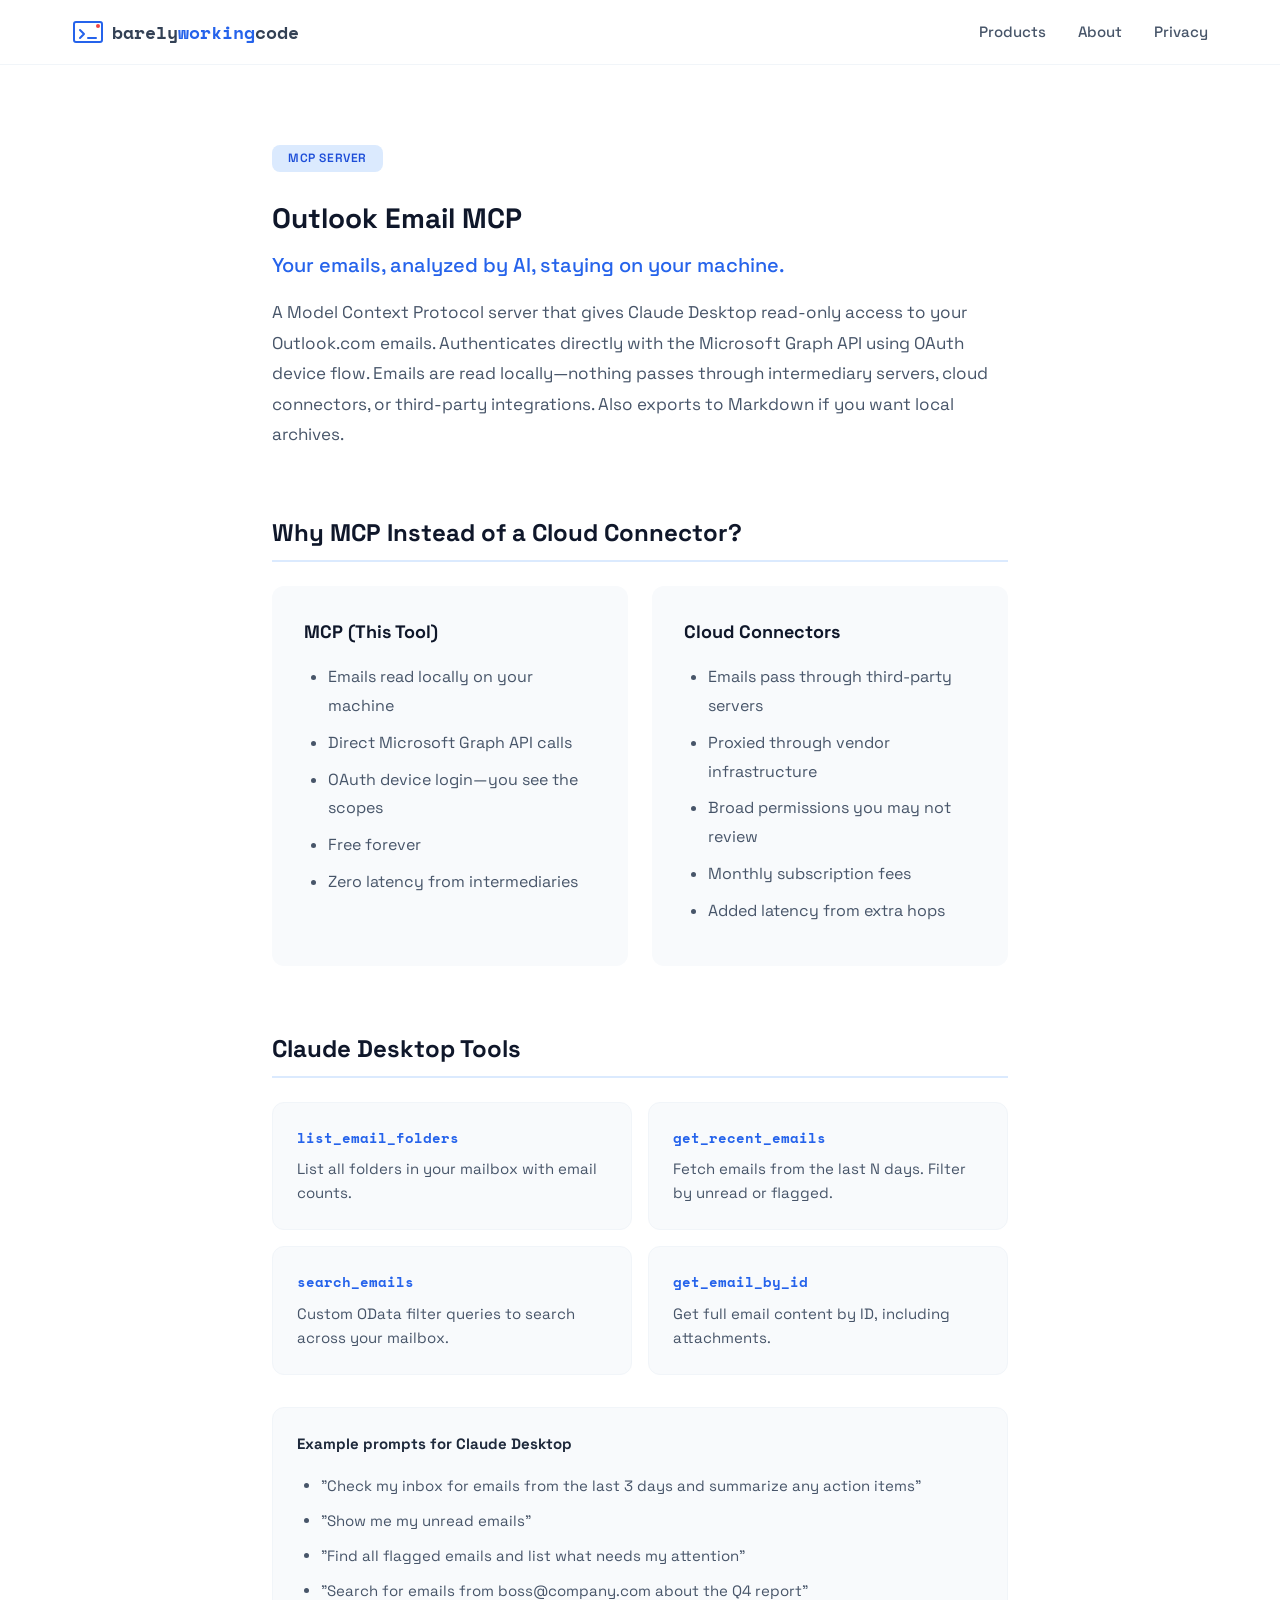
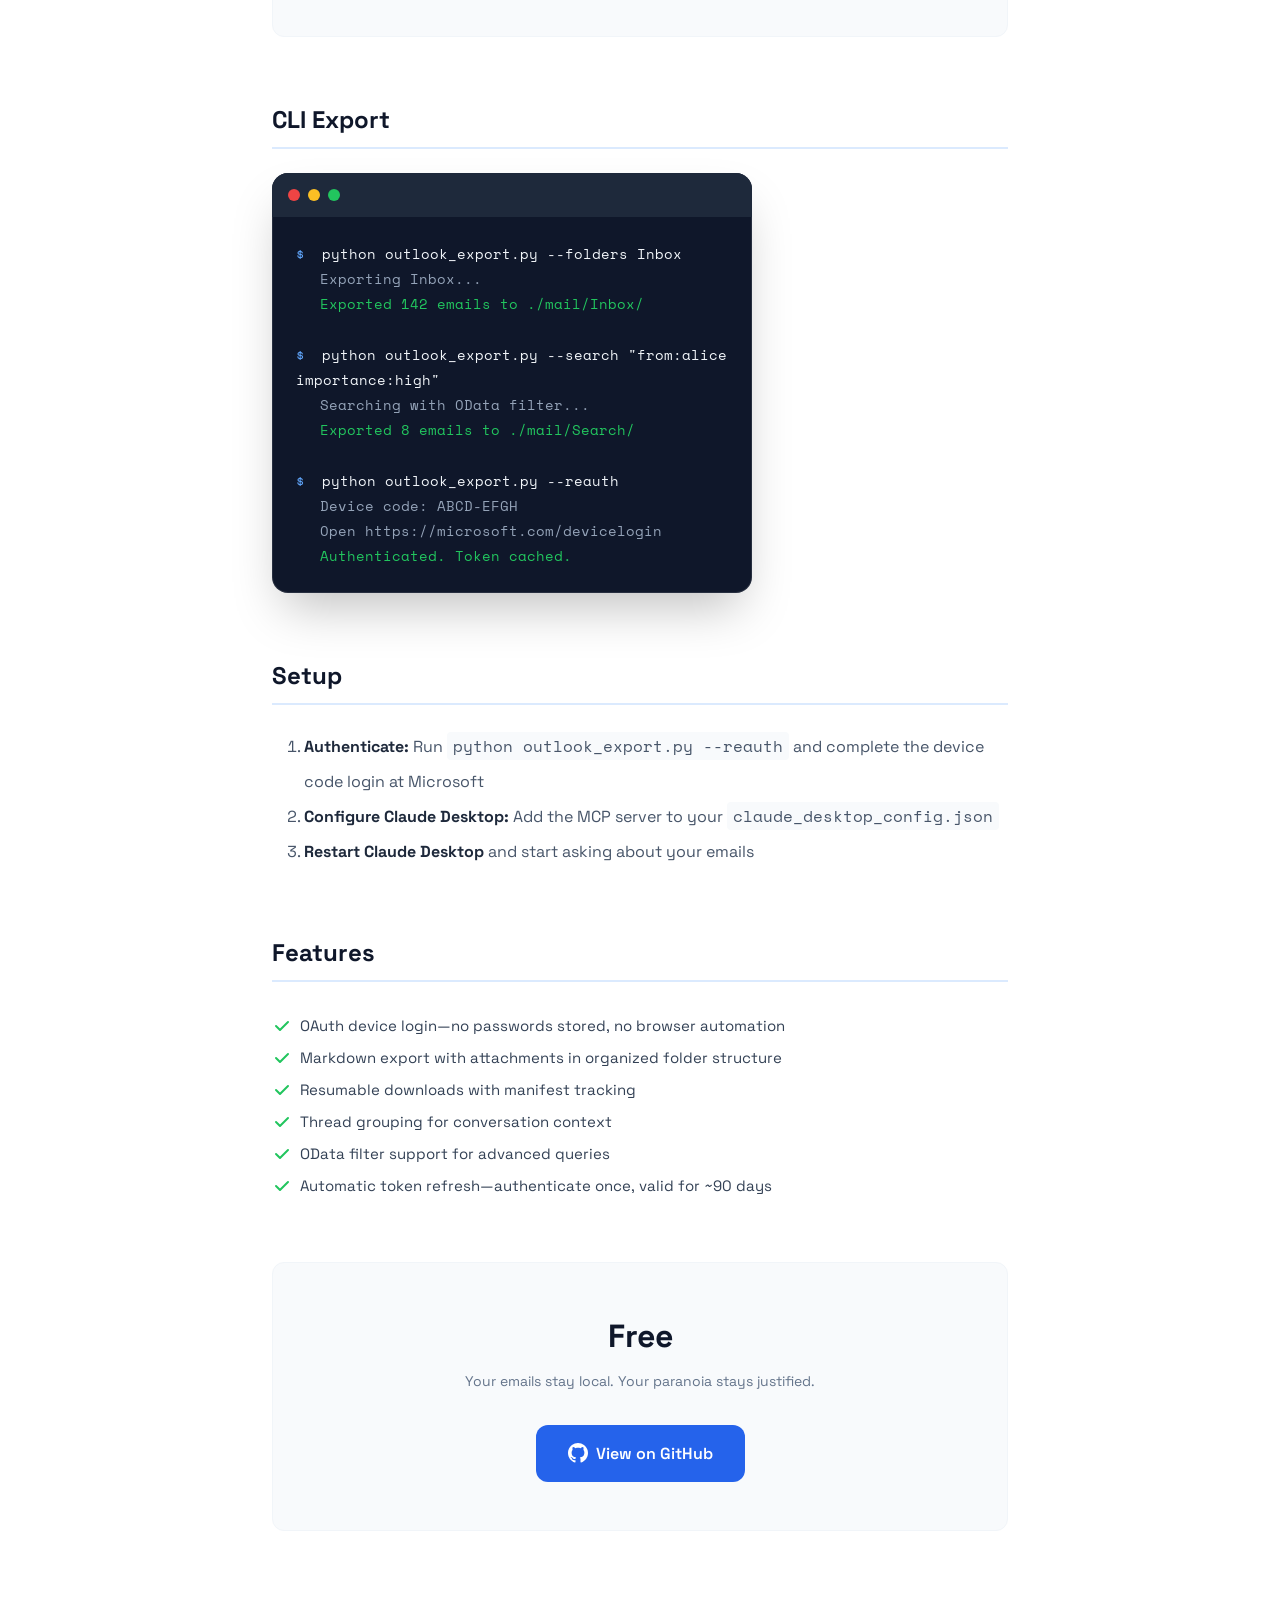
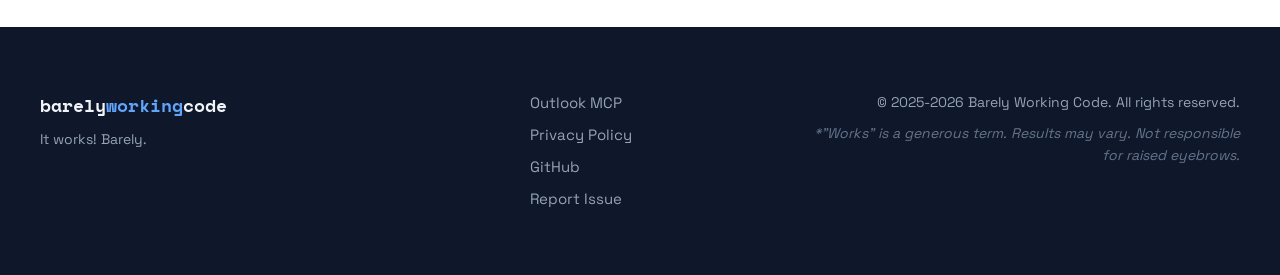
<file: outlook-email-mcp.html>
<!DOCTYPE html>
<html lang="en">
<head>
    <meta charset="UTF-8">
    <meta name="viewport" content="width=device-width, initial-scale=1.0">
    <title>Outlook Email MCP Server - Barely Working Code</title>
    <meta name="description" content="MCP server that lets Claude Desktop read your Outlook emails locally. No cloud connectors, no intermediary servers.">

    <meta property="og:type" content="website">
    <meta property="og:url" content="https://www.barelyworkingcode.com/outlook-email-mcp.html">
    <meta property="og:title" content="Outlook Email MCP Server - Barely Working Code">
    <meta property="og:description" content="MCP server that lets Claude Desktop read your Outlook emails locally. No cloud connectors, no intermediary servers.">

    <link rel="stylesheet" href="styles.css">
    <link rel="icon" type="image/svg+xml" href="assets/favicon.svg">
    <link rel="preconnect" href="https://fonts.googleapis.com">
    <link rel="preconnect" href="https://fonts.gstatic.com" crossorigin>
    <link href="https://fonts.googleapis.com/css2?family=Space+Grotesk:wght@400;500;600;700&family=Space+Mono:wght@400;700&display=swap" rel="stylesheet">
</head>
<body>
    <header class="site-header">
        <nav class="nav-container">
            <a href="/" class="logo">
                <svg class="logo-icon" viewBox="0 0 32 32" fill="none" xmlns="http://www.w3.org/2000/svg">
                    <rect x="2" y="6" width="28" height="20" rx="2" stroke="currentColor" stroke-width="2"/>
                    <path d="M8 14L12 18L8 22" stroke="currentColor" stroke-width="2" stroke-linecap="round" stroke-linejoin="round"/>
                    <line x1="16" y1="22" x2="24" y2="22" stroke="currentColor" stroke-width="2" stroke-linecap="round"/>
                    <circle cx="26" cy="10" r="2" fill="#ef4444"/>
                </svg>
                <span class="logo-text">barely<span class="logo-accent">working</span>code</span>
            </a>
            <ul class="nav-links">
                <li><a href="/#products">Products</a></li>
                <li><a href="/#about">About</a></li>
                <li><a href="privacy.html">Privacy</a></li>
            </ul>
        </nav>
    </header>

    <main class="product-detail">
        <section class="product-hero">
            <div class="product-badge">MCP Server</div>
            <h1 class="product-title">Outlook Email MCP</h1>
            <p class="product-hero-tagline">Your emails, analyzed by AI, staying on your machine.</p>
            <p class="product-hero-description">
                A Model Context Protocol server that gives Claude Desktop read-only access to your Outlook.com emails. Authenticates directly with the Microsoft Graph API using OAuth device flow. Emails are read locally&mdash;nothing passes through intermediary servers, cloud connectors, or third-party integrations. Also exports to Markdown if you want local archives.
            </p>
        </section>

        <section class="product-section-block">
            <h2>Why MCP Instead of a Cloud Connector?</h2>
            <div class="comparison-grid">
                <div>
                    <h3>MCP (This Tool)</h3>
                    <ul>
                        <li>Emails read locally on your machine</li>
                        <li>Direct Microsoft Graph API calls</li>
                        <li>OAuth device login&mdash;you see the scopes</li>
                        <li>Free forever</li>
                        <li>Zero latency from intermediaries</li>
                    </ul>
                </div>
                <div>
                    <h3>Cloud Connectors</h3>
                    <ul>
                        <li>Emails pass through third-party servers</li>
                        <li>Proxied through vendor infrastructure</li>
                        <li>Broad permissions you may not review</li>
                        <li>Monthly subscription fees</li>
                        <li>Added latency from extra hops</li>
                    </ul>
                </div>
            </div>
        </section>

        <section class="product-section-block">
            <h2>Claude Desktop Tools</h2>
            <div class="tool-grid">
                <div class="tool-card">
                    <h4>list_email_folders</h4>
                    <p>List all folders in your mailbox with email counts.</p>
                </div>
                <div class="tool-card">
                    <h4>get_recent_emails</h4>
                    <p>Fetch emails from the last N days. Filter by unread or flagged.</p>
                </div>
                <div class="tool-card">
                    <h4>search_emails</h4>
                    <p>Custom OData filter queries to search across your mailbox.</p>
                </div>
                <div class="tool-card">
                    <h4>get_email_by_id</h4>
                    <p>Get full email content by ID, including attachments.</p>
                </div>
            </div>

            <div class="example-prompts">
                <h4>Example prompts for Claude Desktop</h4>
                <ul>
                    <li>"Check my inbox for emails from the last 3 days and summarize any action items"</li>
                    <li>"Show me my unread emails"</li>
                    <li>"Find all flagged emails and list what needs my attention"</li>
                    <li>"Search for emails from boss@company.com about the Q4 report"</li>
                </ul>
            </div>
        </section>

        <section class="product-section-block">
            <h2>CLI Export</h2>
            <div class="terminal">
                <div class="terminal-header">
                    <span class="terminal-dot red"></span>
                    <span class="terminal-dot yellow"></span>
                    <span class="terminal-dot green"></span>
                </div>
                <div class="terminal-body">
                    <div class="terminal-line"><span class="prompt">$</span> python outlook_export.py --folders Inbox</div>
                    <div class="terminal-line output">Exporting Inbox...</div>
                    <div class="terminal-line output success">Exported 142 emails to ./mail/Inbox/</div>
                    <div class="terminal-line">&nbsp;</div>
                    <div class="terminal-line"><span class="prompt">$</span> python outlook_export.py --search "from:alice importance:high"</div>
                    <div class="terminal-line output">Searching with OData filter...</div>
                    <div class="terminal-line output success">Exported 8 emails to ./mail/Search/</div>
                    <div class="terminal-line">&nbsp;</div>
                    <div class="terminal-line"><span class="prompt">$</span> python outlook_export.py --reauth</div>
                    <div class="terminal-line output">Device code: ABCD-EFGH</div>
                    <div class="terminal-line output">Open https://microsoft.com/devicelogin</div>
                    <div class="terminal-line output success">Authenticated. Token cached.</div>
                </div>
            </div>
        </section>

        <section class="product-section-block">
            <h2>Setup</h2>
            <ol style="padding-left: var(--space-xl); color: var(--gray-600); line-height: 2.2;">
                <li><strong style="color: var(--gray-800);">Authenticate:</strong> Run <code style="font-family: var(--font-mono); background: var(--gray-50); padding: 2px 6px; border-radius: 4px;">python outlook_export.py --reauth</code> and complete the device code login at Microsoft</li>
                <li><strong style="color: var(--gray-800);">Configure Claude Desktop:</strong> Add the MCP server to your <code style="font-family: var(--font-mono); background: var(--gray-50); padding: 2px 6px; border-radius: 4px;">claude_desktop_config.json</code></li>
                <li><strong style="color: var(--gray-800);">Restart Claude Desktop</strong> and start asking about your emails</li>
            </ol>
        </section>

        <section class="product-section-block">
            <h2>Features</h2>
            <ul class="product-features">
                <li>
                    <svg class="check-icon" viewBox="0 0 20 20" fill="currentColor">
                        <path fill-rule="evenodd" d="M16.707 5.293a1 1 0 010 1.414l-8 8a1 1 0 01-1.414 0l-4-4a1 1 0 011.414-1.414L8 12.586l7.293-7.293a1 1 0 011.414 0z" clip-rule="evenodd"/>
                    </svg>
                    OAuth device login&mdash;no passwords stored, no browser automation
                </li>
                <li>
                    <svg class="check-icon" viewBox="0 0 20 20" fill="currentColor">
                        <path fill-rule="evenodd" d="M16.707 5.293a1 1 0 010 1.414l-8 8a1 1 0 01-1.414 0l-4-4a1 1 0 011.414-1.414L8 12.586l7.293-7.293a1 1 0 011.414 0z" clip-rule="evenodd"/>
                    </svg>
                    Markdown export with attachments in organized folder structure
                </li>
                <li>
                    <svg class="check-icon" viewBox="0 0 20 20" fill="currentColor">
                        <path fill-rule="evenodd" d="M16.707 5.293a1 1 0 010 1.414l-8 8a1 1 0 01-1.414 0l-4-4a1 1 0 011.414-1.414L8 12.586l7.293-7.293a1 1 0 011.414 0z" clip-rule="evenodd"/>
                    </svg>
                    Resumable downloads with manifest tracking
                </li>
                <li>
                    <svg class="check-icon" viewBox="0 0 20 20" fill="currentColor">
                        <path fill-rule="evenodd" d="M16.707 5.293a1 1 0 010 1.414l-8 8a1 1 0 01-1.414 0l-4-4a1 1 0 011.414-1.414L8 12.586l7.293-7.293a1 1 0 011.414 0z" clip-rule="evenodd"/>
                    </svg>
                    Thread grouping for conversation context
                </li>
                <li>
                    <svg class="check-icon" viewBox="0 0 20 20" fill="currentColor">
                        <path fill-rule="evenodd" d="M16.707 5.293a1 1 0 010 1.414l-8 8a1 1 0 01-1.414 0l-4-4a1 1 0 011.414-1.414L8 12.586l7.293-7.293a1 1 0 011.414 0z" clip-rule="evenodd"/>
                    </svg>
                    OData filter support for advanced queries
                </li>
                <li>
                    <svg class="check-icon" viewBox="0 0 20 20" fill="currentColor">
                        <path fill-rule="evenodd" d="M16.707 5.293a1 1 0 010 1.414l-8 8a1 1 0 01-1.414 0l-4-4a1 1 0 011.414-1.414L8 12.586l7.293-7.293a1 1 0 011.414 0z" clip-rule="evenodd"/>
                    </svg>
                    Automatic token refresh&mdash;authenticate once, valid for ~90 days
                </li>
            </ul>
        </section>

        <div class="product-cta-block">
            <span class="price">Free</span>
            <span class="price-note">Your emails stay local. Your paranoia stays justified.</span>
            <a href="https://github.com/barelyworkingcode" target="_blank" rel="noopener" class="btn btn-primary">
                <svg viewBox="0 0 24 24" fill="currentColor" width="20" height="20" style="width:20px;height:20px;">
                    <path d="M12 0c-6.626 0-12 5.373-12 12 0 5.302 3.438 9.8 8.207 11.387.599.111.793-.261.793-.577v-2.234c-3.338.726-4.033-1.416-4.033-1.416-.546-1.387-1.333-1.756-1.333-1.756-1.089-.745.083-.729.083-.729 1.205.084 1.839 1.237 1.839 1.237 1.07 1.834 2.807 1.304 3.492.997.107-.775.418-1.305.762-1.604-2.665-.305-5.467-1.334-5.467-5.931 0-1.311.469-2.381 1.236-3.221-.124-.303-.535-1.524.117-3.176 0 0 1.008-.322 3.301 1.23.957-.266 1.983-.399 3.003-.404 1.02.005 2.047.138 3.006.404 2.291-1.552 3.297-1.23 3.297-1.23.653 1.653.242 2.874.118 3.176.77.84 1.235 1.911 1.235 3.221 0 4.609-2.807 5.624-5.479 5.921.43.372.823 1.102.823 2.222v3.293c0 .319.192.694.801.576 4.765-1.589 8.199-6.086 8.199-11.386 0-6.627-5.373-12-12-12z"/>
                </svg>
                View on GitHub
            </a>
        </div>
    </main>

    <footer class="site-footer">
        <div class="footer-content">
            <div class="footer-brand">
                <span class="logo-text">barely<span class="logo-accent">working</span>code</span>
                <p>It works! Barely.</p>
            </div>
            <div class="footer-links">
                <a href="outlook-email-mcp.html">Outlook MCP</a>
                <a href="privacy.html">Privacy Policy</a>
                <a href="https://github.com/barelyworkingcode" target="_blank" rel="noopener">GitHub</a>
                <a href="https://github.com/barelyworkingcode/web/issues" target="_blank" rel="noopener">Report Issue</a>
            </div>
            <div class="footer-copyright">
                <p>&copy; 2025-2026 Barely Working Code. All rights reserved.</p>
                <p class="footer-disclaimer">*"Works" is a generous term. Results may vary. Not responsible for raised eyebrows.</p>
            </div>
        </div>
    </footer>
</body>
</html>
</file>
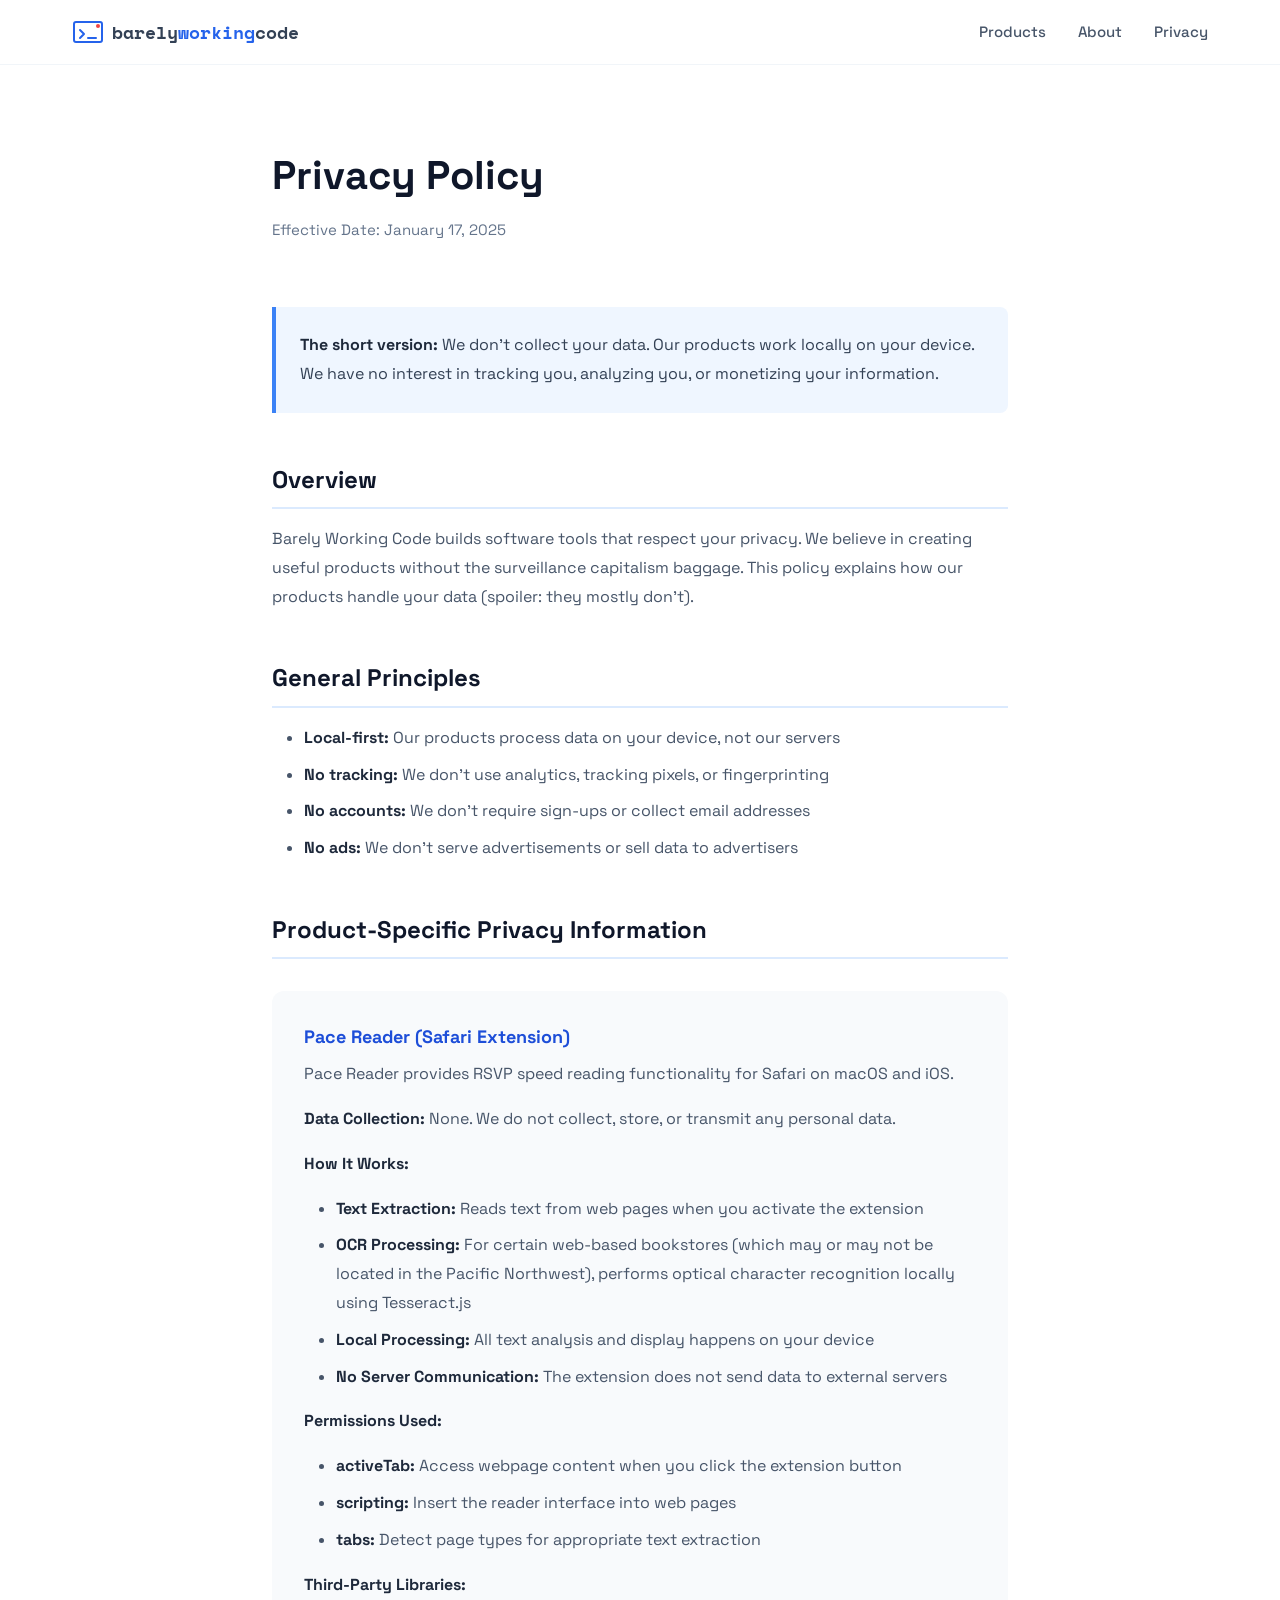
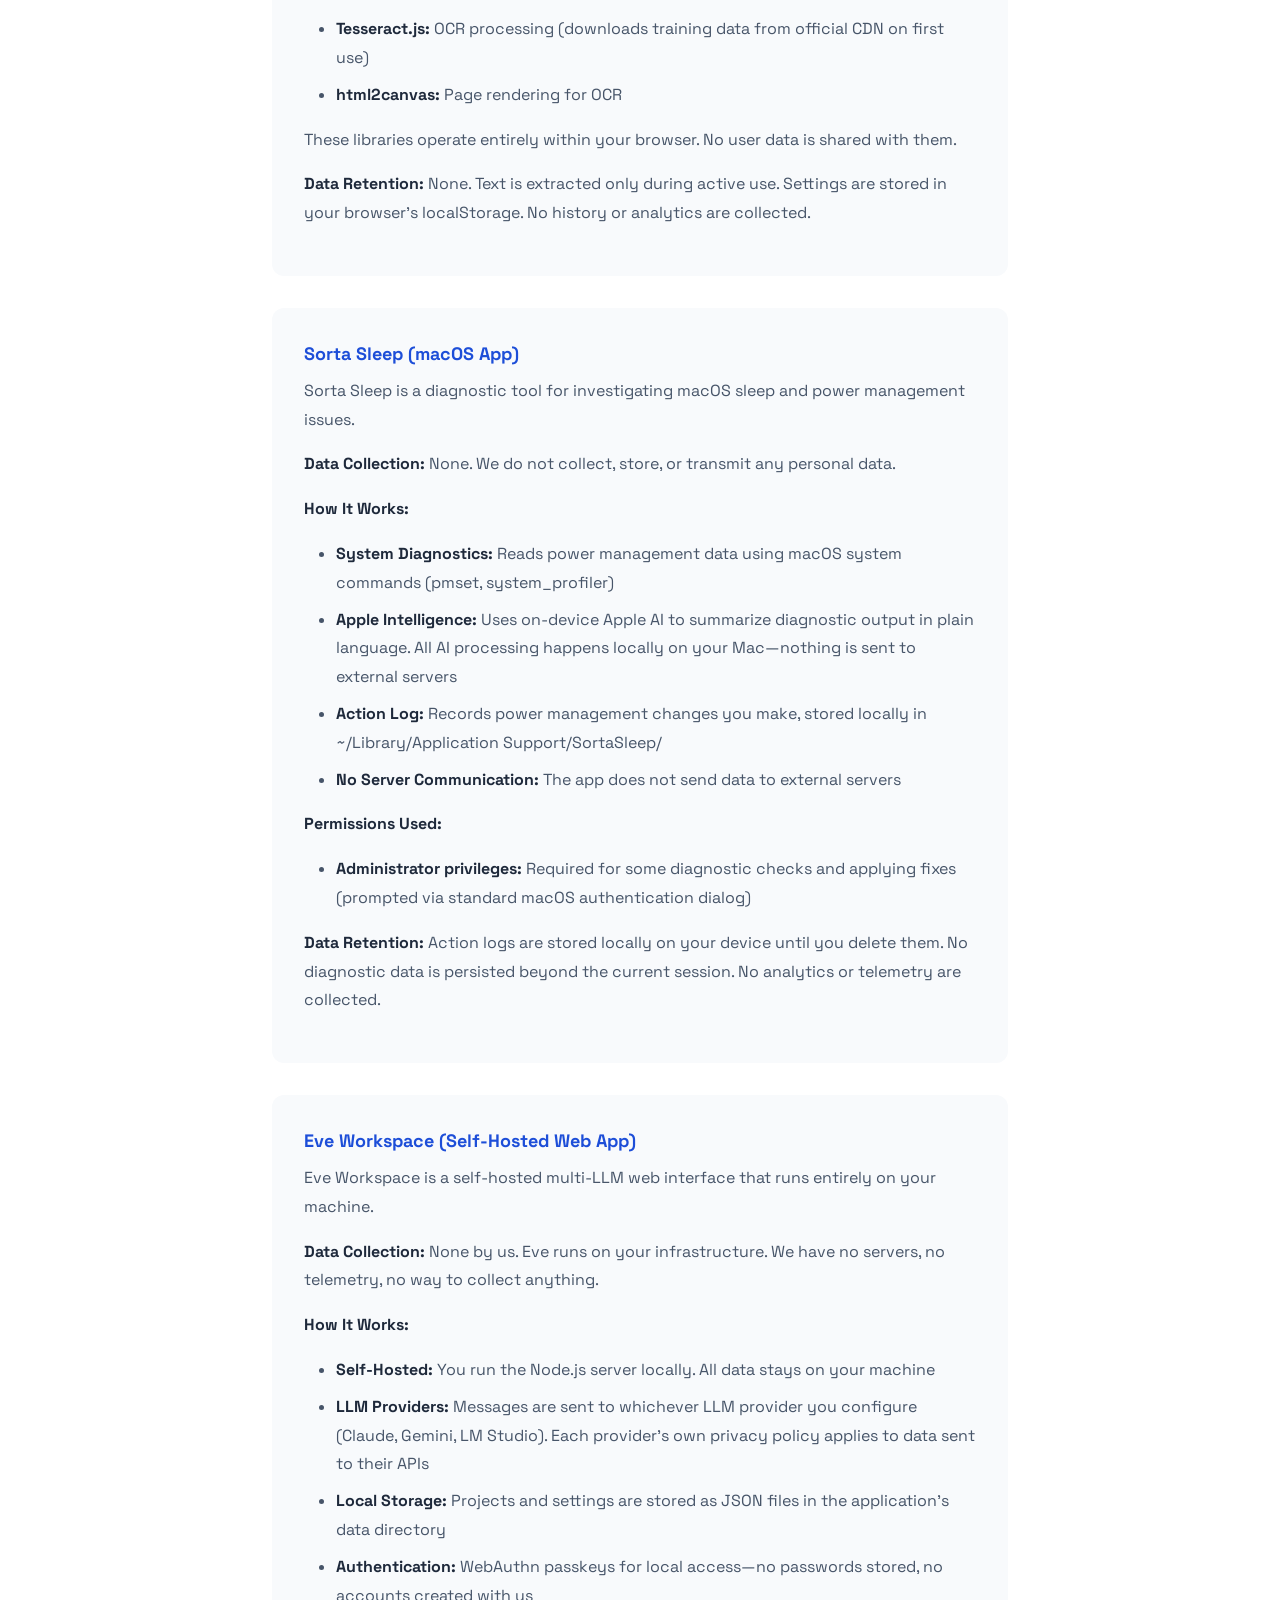
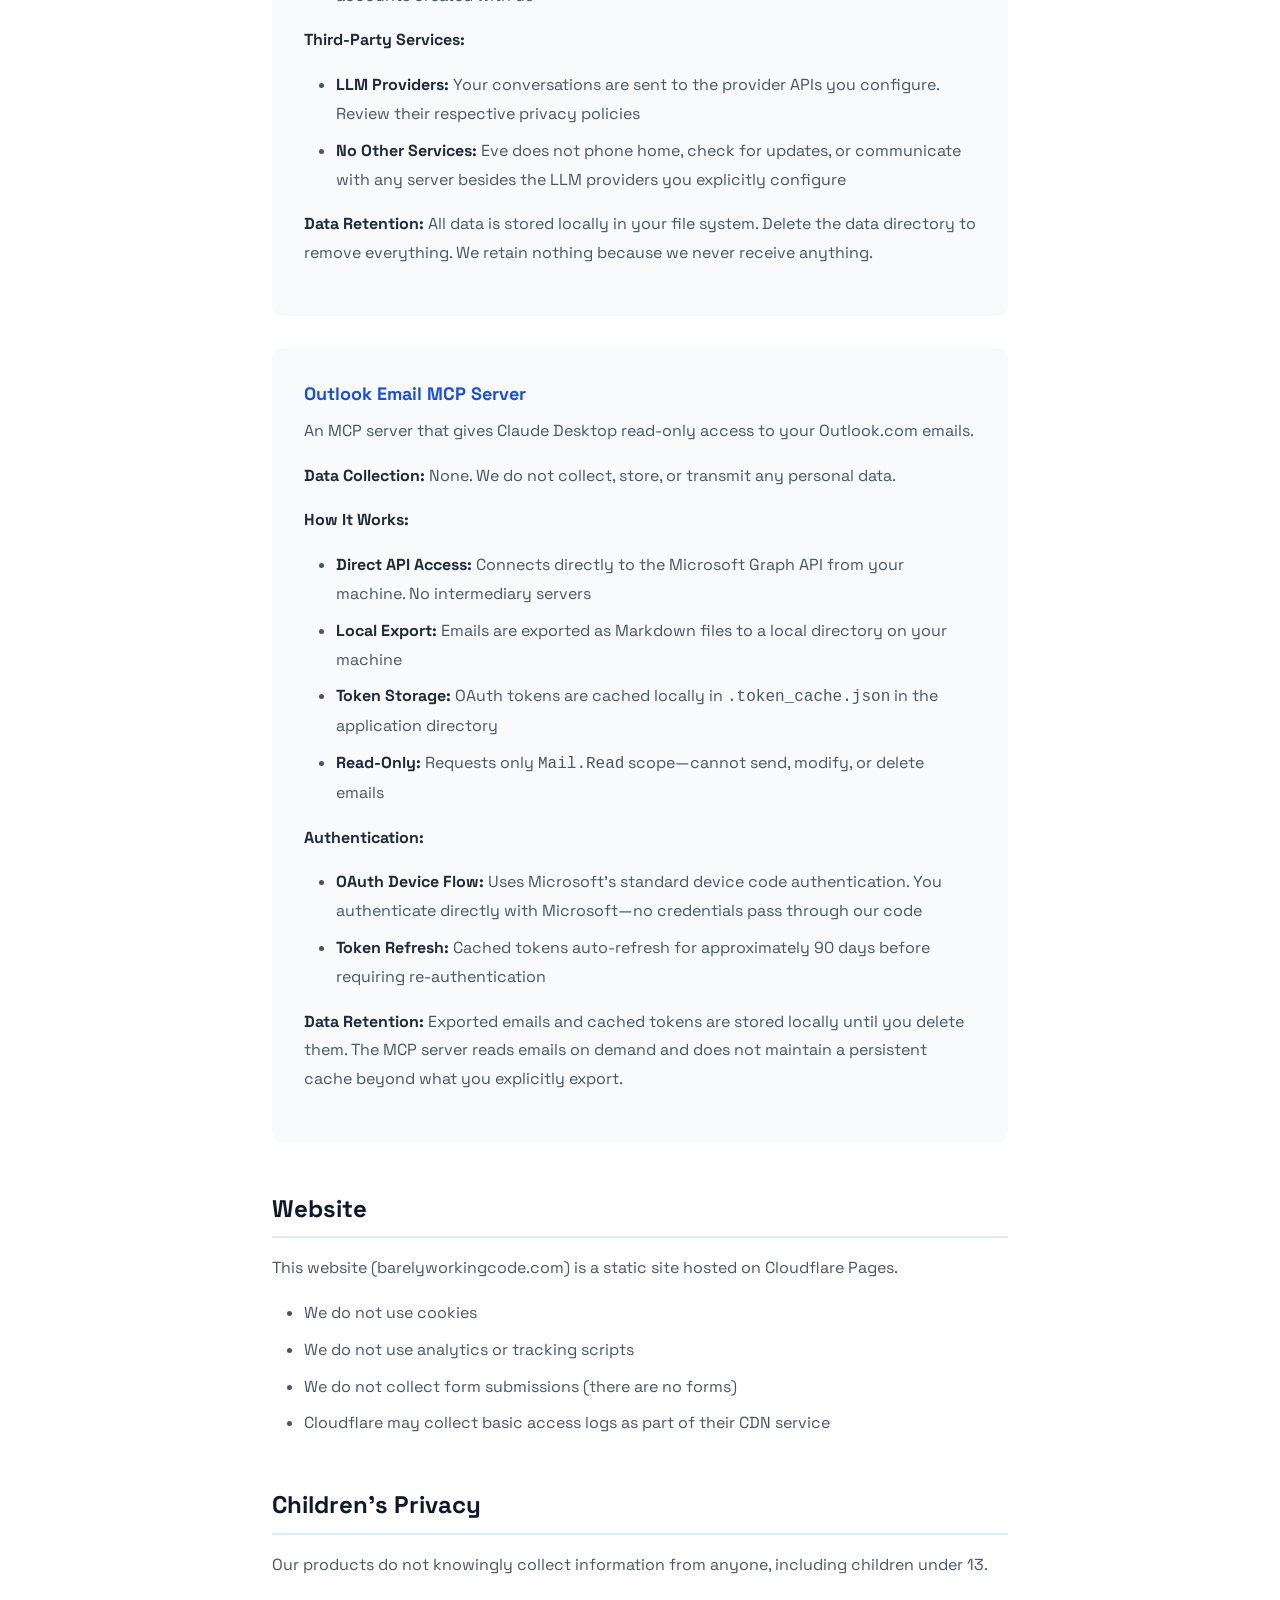
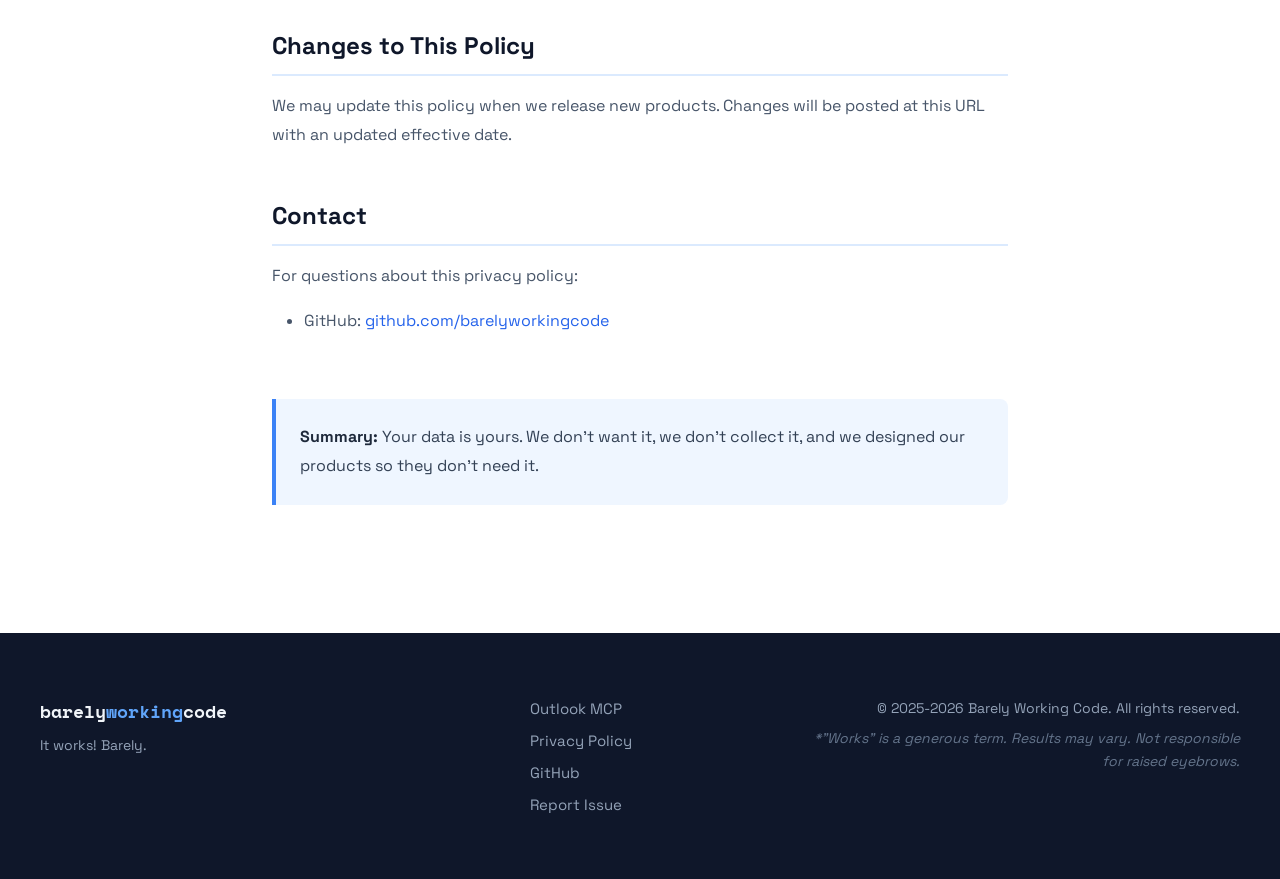
<file: privacy.html>
<!DOCTYPE html>
<html lang="en">
<head>
    <meta charset="UTF-8">
    <meta name="viewport" content="width=device-width, initial-scale=1.0">
    <title>Privacy Policy - Barely Working Code</title>
    <meta name="description" content="Privacy policy for Barely Working Code and its products.">
    <link rel="stylesheet" href="styles.css">
    <link rel="icon" type="image/svg+xml" href="assets/favicon.svg">
    <link rel="preconnect" href="https://fonts.googleapis.com">
    <link rel="preconnect" href="https://fonts.gstatic.com" crossorigin>
    <link href="https://fonts.googleapis.com/css2?family=Space+Grotesk:wght@400;500;600;700&family=Space+Mono:wght@400;700&display=swap" rel="stylesheet">
    <style>
        .privacy-content {
            max-width: 800px;
            margin: 0 auto;
            padding: calc(80px + var(--space-3xl)) var(--space-xl) var(--space-4xl);
        }
        .privacy-content h1 {
            font-size: 2.5rem;
            color: var(--gray-900);
            margin-bottom: var(--space-sm);
        }
        .privacy-content .effective-date {
            color: var(--gray-500);
            font-size: 0.9375rem;
            margin-bottom: var(--space-3xl);
        }
        .privacy-content h2 {
            font-size: 1.5rem;
            color: var(--gray-900);
            margin-top: var(--space-2xl);
            margin-bottom: var(--space-md);
            padding-bottom: var(--space-sm);
            border-bottom: 2px solid var(--blue-100);
        }
        .privacy-content h3 {
            font-size: 1.125rem;
            color: var(--gray-800);
            margin-top: var(--space-xl);
            margin-bottom: var(--space-sm);
        }
        .privacy-content p {
            color: var(--gray-600);
            line-height: 1.8;
            margin-bottom: var(--space-md);
        }
        .privacy-content ul {
            margin-bottom: var(--space-md);
            padding-left: var(--space-xl);
        }
        .privacy-content li {
            color: var(--gray-600);
            line-height: 1.8;
            margin-bottom: var(--space-sm);
            list-style: disc;
        }
        .privacy-content strong {
            color: var(--gray-800);
        }
        .privacy-content .highlight-box {
            background: var(--blue-50);
            border-left: 4px solid var(--blue-500);
            padding: var(--space-lg);
            margin: var(--space-xl) 0;
            border-radius: 0 var(--radius-md) var(--radius-md) 0;
        }
        .privacy-content .highlight-box p {
            margin-bottom: 0;
            color: var(--gray-700);
        }
        .product-section {
            background: var(--gray-50);
            border-radius: var(--radius-lg);
            padding: var(--space-xl);
            margin: var(--space-xl) 0;
        }
        .product-section h3 {
            margin-top: 0;
            color: var(--blue-700);
        }

        /* Dark mode fixes */
        @supports not (-webkit-touch-callout: none) {
        @media (prefers-color-scheme: dark) {
            .privacy-content .highlight-box {
                background: #172554;
                border-left-color: var(--blue-600);
            }
            .privacy-content .highlight-box p {
                color: var(--gray-700);
            }
            .product-section {
                background: var(--gray-100);
            }
            .product-section h3 {
                color: var(--blue-600);
            }
            .privacy-content h2 {
                border-bottom-color: #1e3a8a;
            }
        }
        }
    </style>
</head>
<body>
    <header class="site-header">
        <nav class="nav-container">
            <a href="/" class="logo">
                <svg class="logo-icon" viewBox="0 0 32 32" fill="none" xmlns="http://www.w3.org/2000/svg">
                    <rect x="2" y="6" width="28" height="20" rx="2" stroke="currentColor" stroke-width="2"/>
                    <path d="M8 14L12 18L8 22" stroke="currentColor" stroke-width="2" stroke-linecap="round" stroke-linejoin="round"/>
                    <line x1="16" y1="22" x2="24" y2="22" stroke="currentColor" stroke-width="2" stroke-linecap="round"/>
                    <circle cx="26" cy="10" r="2" fill="#ef4444"/>
                </svg>
                <span class="logo-text">barely<span class="logo-accent">working</span>code</span>
            </a>
            <ul class="nav-links">
                <li><a href="/#products">Products</a></li>
                <li><a href="/#about">About</a></li>
                <li><a href="privacy.html">Privacy</a></li>
            </ul>
        </nav>
    </header>

    <main class="privacy-content">
        <h1>Privacy Policy</h1>
        <p class="effective-date">Effective Date: January 17, 2025</p>

        <div class="highlight-box">
            <p><strong>The short version:</strong> We don't collect your data. Our products work locally on your device. We have no interest in tracking you, analyzing you, or monetizing your information.</p>
        </div>

        <h2>Overview</h2>
        <p>
            Barely Working Code builds software tools that respect your privacy. We believe in creating useful products without the surveillance capitalism baggage. This policy explains how our products handle your data (spoiler: they mostly don't).
        </p>

        <h2>General Principles</h2>
        <ul>
            <li><strong>Local-first:</strong> Our products process data on your device, not our servers</li>
            <li><strong>No tracking:</strong> We don't use analytics, tracking pixels, or fingerprinting</li>
            <li><strong>No accounts:</strong> We don't require sign-ups or collect email addresses</li>
            <li><strong>No ads:</strong> We don't serve advertisements or sell data to advertisers</li>
        </ul>

        <h2>Product-Specific Privacy Information</h2>

        <div class="product-section">
            <h3>Pace Reader (Safari Extension)</h3>
            <p>
                Pace Reader provides RSVP speed reading functionality for Safari on macOS and iOS.
            </p>

            <p><strong>Data Collection:</strong> None. We do not collect, store, or transmit any personal data.</p>

            <p><strong>How It Works:</strong></p>
            <ul>
                <li><strong>Text Extraction:</strong> Reads text from web pages when you activate the extension</li>
                <li><strong>OCR Processing:</strong> For certain web-based bookstores (which may or may not be located in the Pacific Northwest), performs optical character recognition locally using Tesseract.js</li>
                <li><strong>Local Processing:</strong> All text analysis and display happens on your device</li>
                <li><strong>No Server Communication:</strong> The extension does not send data to external servers</li>
            </ul>

            <p><strong>Permissions Used:</strong></p>
            <ul>
                <li><strong>activeTab:</strong> Access webpage content when you click the extension button</li>
                <li><strong>scripting:</strong> Insert the reader interface into web pages</li>
                <li><strong>tabs:</strong> Detect page types for appropriate text extraction</li>
            </ul>

            <p><strong>Third-Party Libraries:</strong></p>
            <ul>
                <li><strong>Tesseract.js:</strong> OCR processing (downloads training data from official CDN on first use)</li>
                <li><strong>html2canvas:</strong> Page rendering for OCR</li>
            </ul>
            <p>These libraries operate entirely within your browser. No user data is shared with them.</p>

            <p><strong>Data Retention:</strong> None. Text is extracted only during active use. Settings are stored in your browser's localStorage. No history or analytics are collected.</p>
        </div>

        <div class="product-section">
            <h3>Sorta Sleep (macOS App)</h3>
            <p>
                Sorta Sleep is a diagnostic tool for investigating macOS sleep and power management issues.
            </p>

            <p><strong>Data Collection:</strong> None. We do not collect, store, or transmit any personal data.</p>

            <p><strong>How It Works:</strong></p>
            <ul>
                <li><strong>System Diagnostics:</strong> Reads power management data using macOS system commands (pmset, system_profiler)</li>
                <li><strong>Apple Intelligence:</strong> Uses on-device Apple AI to summarize diagnostic output in plain language. All AI processing happens locally on your Mac—nothing is sent to external servers</li>
                <li><strong>Action Log:</strong> Records power management changes you make, stored locally in ~/Library/Application Support/SortaSleep/</li>
                <li><strong>No Server Communication:</strong> The app does not send data to external servers</li>
            </ul>

            <p><strong>Permissions Used:</strong></p>
            <ul>
                <li><strong>Administrator privileges:</strong> Required for some diagnostic checks and applying fixes (prompted via standard macOS authentication dialog)</li>
            </ul>

            <p><strong>Data Retention:</strong> Action logs are stored locally on your device until you delete them. No diagnostic data is persisted beyond the current session. No analytics or telemetry are collected.</p>
        </div>

        <div class="product-section">
            <h3>Eve Workspace (Self-Hosted Web App)</h3>
            <p>
                Eve Workspace is a self-hosted multi-LLM web interface that runs entirely on your machine.
            </p>

            <p><strong>Data Collection:</strong> None by us. Eve runs on your infrastructure. We have no servers, no telemetry, no way to collect anything.</p>

            <p><strong>How It Works:</strong></p>
            <ul>
                <li><strong>Self-Hosted:</strong> You run the Node.js server locally. All data stays on your machine</li>
                <li><strong>LLM Providers:</strong> Messages are sent to whichever LLM provider you configure (Claude, Gemini, LM Studio). Each provider's own privacy policy applies to data sent to their APIs</li>
                <li><strong>Local Storage:</strong> Projects and settings are stored as JSON files in the application's data directory</li>
                <li><strong>Authentication:</strong> WebAuthn passkeys for local access&mdash;no passwords stored, no accounts created with us</li>
            </ul>

            <p><strong>Third-Party Services:</strong></p>
            <ul>
                <li><strong>LLM Providers:</strong> Your conversations are sent to the provider APIs you configure. Review their respective privacy policies</li>
                <li><strong>No Other Services:</strong> Eve does not phone home, check for updates, or communicate with any server besides the LLM providers you explicitly configure</li>
            </ul>

            <p><strong>Data Retention:</strong> All data is stored locally in your file system. Delete the data directory to remove everything. We retain nothing because we never receive anything.</p>
        </div>

        <div class="product-section">
            <h3>Outlook Email MCP Server</h3>
            <p>
                An MCP server that gives Claude Desktop read-only access to your Outlook.com emails.
            </p>

            <p><strong>Data Collection:</strong> None. We do not collect, store, or transmit any personal data.</p>

            <p><strong>How It Works:</strong></p>
            <ul>
                <li><strong>Direct API Access:</strong> Connects directly to the Microsoft Graph API from your machine. No intermediary servers</li>
                <li><strong>Local Export:</strong> Emails are exported as Markdown files to a local directory on your machine</li>
                <li><strong>Token Storage:</strong> OAuth tokens are cached locally in <code>.token_cache.json</code> in the application directory</li>
                <li><strong>Read-Only:</strong> Requests only <code>Mail.Read</code> scope&mdash;cannot send, modify, or delete emails</li>
            </ul>

            <p><strong>Authentication:</strong></p>
            <ul>
                <li><strong>OAuth Device Flow:</strong> Uses Microsoft's standard device code authentication. You authenticate directly with Microsoft&mdash;no credentials pass through our code</li>
                <li><strong>Token Refresh:</strong> Cached tokens auto-refresh for approximately 90 days before requiring re-authentication</li>
            </ul>

            <p><strong>Data Retention:</strong> Exported emails and cached tokens are stored locally until you delete them. The MCP server reads emails on demand and does not maintain a persistent cache beyond what you explicitly export.</p>
        </div>

        <h2>Website</h2>
        <p>
            This website (barelyworkingcode.com) is a static site hosted on Cloudflare Pages.
        </p>
        <ul>
            <li>We do not use cookies</li>
            <li>We do not use analytics or tracking scripts</li>
            <li>We do not collect form submissions (there are no forms)</li>
            <li>Cloudflare may collect basic access logs as part of their CDN service</li>
        </ul>

        <h2>Children's Privacy</h2>
        <p>
            Our products do not knowingly collect information from anyone, including children under 13.
        </p>

        <h2>Changes to This Policy</h2>
        <p>
            We may update this policy when we release new products. Changes will be posted at this URL with an updated effective date.
        </p>

        <h2>Contact</h2>
        <p>
            For questions about this privacy policy:
        </p>
        <ul>
            <li>GitHub: <a href="https://github.com/barelyworkingcode" style="color: var(--blue-600);">github.com/barelyworkingcode</a></li>
        </ul>

        <div class="highlight-box" style="margin-top: var(--space-3xl);">
            <p><strong>Summary:</strong> Your data is yours. We don't want it, we don't collect it, and we designed our products so they don't need it.</p>
        </div>
    </main>

    <footer class="site-footer">
        <div class="footer-content">
            <div class="footer-brand">
                <span class="logo-text">barely<span class="logo-accent">working</span>code</span>
                <p>It works! Barely.</p>
            </div>
            <div class="footer-links">
                <a href="outlook-email-mcp.html">Outlook MCP</a>
                <a href="privacy.html">Privacy Policy</a>
                <a href="https://github.com/barelyworkingcode" target="_blank" rel="noopener">GitHub</a>
                <a href="https://github.com/barelyworkingcode/web/issues" target="_blank" rel="noopener">Report Issue</a>
            </div>
            <div class="footer-copyright">
                <p>&copy; 2025-2026 Barely Working Code. All rights reserved.</p>
                <p class="footer-disclaimer">*"Works" is a generous term. Results may vary. Not responsible for raised eyebrows.</p>
            </div>
        </div>
    </footer>
</body>
</html>
</file>
<file: styles.css>
/* ============================================
   Barely Working Code - Styles
   Color Palette: Blues & White
   ============================================ */

:root {
    /* Primary Blues */
    --blue-50: #eff6ff;
    --blue-100: #dbeafe;
    --blue-200: #bfdbfe;
    --blue-300: #93c5fd;
    --blue-400: #60a5fa;
    --blue-500: #3b82f6;
    --blue-600: #2563eb;
    --blue-700: #1d4ed8;
    --blue-800: #1e40af;
    --blue-900: #1e3a8a;
    --blue-950: #172554;

    /* Neutrals */
    --white: #ffffff;
    --gray-50: #f8fafc;
    --gray-100: #f1f5f9;
    --gray-200: #e2e8f0;
    --gray-300: #cbd5e1;
    --gray-400: #94a3b8;
    --gray-500: #64748b;
    --gray-600: #475569;
    --gray-700: #334155;
    --gray-800: #1e293b;
    --gray-900: #0f172a;

    /* Accents */
    --red: #ef4444;
    --yellow: #fbbf24;
    --green: #22c55e;

    /* Typography */
    --font-sans: 'Space Grotesk', -apple-system, BlinkMacSystemFont, sans-serif;
    --font-mono: 'Space Mono', ui-monospace, monospace;

    /* Spacing */
    --space-xs: 0.25rem;
    --space-sm: 0.5rem;
    --space-md: 1rem;
    --space-lg: 1.5rem;
    --space-xl: 2rem;
    --space-2xl: 3rem;
    --space-3xl: 4rem;
    --space-4xl: 6rem;

    /* Borders */
    --radius-sm: 0.375rem;
    --radius-md: 0.5rem;
    --radius-lg: 0.75rem;
    --radius-xl: 1rem;
}

/* ============================================
   Reset & Base
   ============================================ */

*, *::before, *::after {
    box-sizing: border-box;
    margin: 0;
    padding: 0;
}

html {
    scroll-behavior: smooth;
}

body {
    font-family: var(--font-sans);
    font-size: 16px;
    line-height: 1.6;
    color: var(--gray-800);
    background: var(--white);
    -webkit-font-smoothing: antialiased;
}

a {
    color: inherit;
    text-decoration: none;
}

ul {
    list-style: none;
}

img, svg {
    display: block;
    max-width: 100%;
}

/* ============================================
   Header & Navigation
   ============================================ */

.site-header {
    position: fixed;
    top: 0;
    left: 0;
    right: 0;
    z-index: 100;
    background: rgba(255, 255, 255, 0.9);
    backdrop-filter: blur(10px);
    border-bottom: 1px solid var(--gray-100);
}

.nav-container {
    max-width: 1200px;
    margin: 0 auto;
    padding: var(--space-md) var(--space-xl);
    display: flex;
    justify-content: space-between;
    align-items: center;
}

.logo {
    display: flex;
    align-items: center;
    gap: var(--space-sm);
    font-family: var(--font-mono);
    font-size: 1.125rem;
    font-weight: 700;
    color: var(--gray-900);
}

.logo-icon {
    width: 32px;
    height: 32px;
    color: var(--blue-600);
}

.logo-text {
    color: var(--gray-700);
}

.logo-accent {
    color: var(--blue-600);
}

.nav-links {
    display: flex;
    gap: var(--space-xl);
}

.nav-links a {
    font-size: 0.9375rem;
    font-weight: 500;
    color: var(--gray-600);
    transition: color 0.2s;
}

.nav-links a:hover {
    color: var(--blue-600);
}

/* ============================================
   Hero Section
   ============================================ */

.hero {
    min-height: 100vh;
    display: grid;
    grid-template-columns: 1fr 1fr;
    gap: var(--space-3xl);
    align-items: center;
    max-width: 1200px;
    margin: 0 auto;
    padding: calc(80px + var(--space-3xl)) var(--space-xl) var(--space-3xl);
}

.hero-title {
    font-size: clamp(3rem, 8vw, 5rem);
    font-weight: 700;
    line-height: 1.1;
    color: var(--gray-900);
}

.hero-accent {
    display: block;
    color: var(--blue-600);
}

.hero-subtitle {
    margin-top: var(--space-lg);
    font-size: 1.25rem;
    color: var(--gray-600);
    max-width: 400px;
}

.hero-cta {
    margin-top: var(--space-2xl);
    display: flex;
    align-items: center;
    gap: var(--space-lg);
}

.hero-note {
    font-size: 0.875rem;
    color: var(--gray-400);
    font-style: italic;
}

.btn {
    display: inline-flex;
    align-items: center;
    justify-content: center;
    padding: var(--space-md) var(--space-xl);
    font-family: var(--font-sans);
    font-size: 1rem;
    font-weight: 600;
    border-radius: var(--radius-lg);
    transition: all 0.2s;
    cursor: pointer;
    border: none;
}

.btn-primary {
    background: var(--blue-600);
    color: var(--white);
}

.btn-primary:hover {
    background: var(--blue-700);
    transform: translateY(-2px);
    box-shadow: 0 4px 12px rgba(37, 99, 235, 0.3);
}

/* Terminal Animation */
.hero-visual {
    display: flex;
    justify-content: center;
}

.terminal {
    width: 100%;
    max-width: 480px;
    background: var(--gray-900);
    border-radius: var(--radius-xl);
    overflow: hidden;
    box-shadow:
        0 25px 50px -12px rgba(0, 0, 0, 0.25),
        0 0 0 1px rgba(255, 255, 255, 0.1) inset;
}

.terminal-header {
    padding: var(--space-md);
    background: var(--gray-800);
    display: flex;
    gap: var(--space-sm);
}

.terminal-dot {
    width: 12px;
    height: 12px;
    border-radius: 50%;
}

.terminal-dot.red { background: var(--red); }
.terminal-dot.yellow { background: var(--yellow); }
.terminal-dot.green { background: var(--green); }

.terminal-body {
    padding: var(--space-lg);
    font-family: var(--font-mono);
    font-size: 0.875rem;
    line-height: 1.8;
}

.terminal-line {
    color: var(--gray-100);
}

.terminal-line .prompt {
    color: var(--blue-400);
    margin-right: var(--space-sm);
}

.terminal-line.output {
    color: var(--gray-400);
    padding-left: var(--space-lg);
}

.terminal-line.output.warning {
    color: var(--yellow);
}

.terminal-line.output.success {
    color: var(--green);
}

.cursor {
    display: inline-block;
    width: 8px;
    height: 16px;
    background: var(--blue-400);
    animation: blink 1s step-end infinite;
}

@keyframes blink {
    50% { opacity: 0; }
}

/* ============================================
   Products Section
   ============================================ */

.products {
    padding: var(--space-4xl) var(--space-xl);
    background: linear-gradient(180deg, var(--gray-50) 0%, var(--white) 100%);
}

.section-header {
    text-align: center;
    margin-bottom: var(--space-3xl);
}

.section-header h2 {
    font-size: 2.5rem;
    font-weight: 700;
    color: var(--gray-900);
}

.section-header p {
    margin-top: var(--space-sm);
    color: var(--gray-500);
    font-size: 1.125rem;
}

.product-card {
    max-width: 700px;
    margin: 0 auto var(--space-3xl);
    background: var(--white);
    border-radius: var(--radius-xl);
    padding: var(--space-2xl);
    box-shadow:
        0 4px 6px -1px rgba(0, 0, 0, 0.1),
        0 2px 4px -2px rgba(0, 0, 0, 0.1);
    border: 1px solid var(--gray-100);
    position: relative;
}

.product-card:last-of-type {
    margin-bottom: 0;
}

.product-card.featured {
    border-color: var(--blue-200);
    background: linear-gradient(135deg, var(--white) 0%, var(--blue-50) 100%);
}

.product-badge {
    position: absolute;
    top: var(--space-lg);
    right: var(--space-lg);
    background: var(--blue-100);
    color: var(--blue-700);
    font-size: 0.75rem;
    font-weight: 600;
    padding: var(--space-xs) var(--space-md);
    border-radius: var(--radius-md);
    text-transform: uppercase;
    letter-spacing: 0.05em;
}

.product-icon {
    width: 80px;
    height: 80px;
    color: var(--blue-600);
    margin-bottom: var(--space-lg);
}

.product-title {
    font-size: 1.75rem;
    font-weight: 700;
    color: var(--gray-900);
}

.product-tagline {
    font-size: 1.125rem;
    color: var(--blue-600);
    font-weight: 500;
    margin-top: var(--space-xs);
}

.product-description {
    margin-top: var(--space-md);
    color: var(--gray-600);
    line-height: 1.7;
}

.product-media {
    margin-top: var(--space-xl);
    background: var(--white);
    border-radius: var(--radius-lg);
    overflow: hidden;
    border: 1px solid var(--gray-200);
}

.media-tabs {
    display: flex;
    border-bottom: 1px solid var(--gray-200);
    background: var(--gray-50);
}

.media-tab {
    flex: 1;
    padding: var(--space-md) var(--space-lg);
    background: transparent;
    border: none;
    font-family: var(--font-sans);
    font-size: 0.9375rem;
    font-weight: 500;
    color: var(--gray-600);
    cursor: pointer;
    transition: all 0.2s;
    position: relative;
    -webkit-appearance: none;
    appearance: none;
    outline: none;
}

.media-tab:hover {
    background: var(--white);
    color: var(--gray-900);
}

.media-tab.active {
    background: var(--white);
    color: var(--blue-600);
}

.media-tab.active::after {
    content: '';
    position: absolute;
    bottom: 0;
    left: 0;
    right: 0;
    height: 2px;
    background: var(--blue-600);
}

.media-content {
    position: relative;
    background: var(--gray-900);
}

.media-item {
    display: none;
    width: 100%;
}

.media-item.active {
    display: block;
}

.media-item img {
    width: 100%;
    height: auto;
    display: block;
}

.media-item video {
    width: 100%;
    height: auto;
    display: block;
}

/* Carousel Styles */
.screenshot-carousel {
    position: relative;
    width: 100%;
    overflow: hidden;
    background: var(--gray-900);
}

.carousel-container {
    display: flex;
    transition: transform 0.3s ease-in-out;
}

.carousel-image {
    min-width: 100%;
    height: auto;
    display: block;
}

.carousel-nav {
    position: absolute;
    top: 50%;
    transform: translateY(-50%);
    background: rgba(0, 0, 0, 0.5);
    color: var(--white);
    border: none;
    width: 40px;
    height: 40px;
    border-radius: 50%;
    cursor: pointer;
    font-size: 1.5rem;
    display: flex;
    align-items: center;
    justify-content: center;
    transition: background 0.2s;
    z-index: 2;
}

.carousel-nav:hover {
    background: rgba(0, 0, 0, 0.8);
}

.carousel-prev {
    left: var(--space-md);
}

.carousel-next {
    right: var(--space-md);
}

.carousel-dots {
    position: absolute;
    bottom: var(--space-md);
    left: 50%;
    transform: translateX(-50%);
    display: flex;
    gap: var(--space-xs);
    z-index: 2;
}

.carousel-dot {
    width: 8px;
    height: 8px;
    border-radius: 50%;
    background: rgba(255, 255, 255, 0.5);
    border: none;
    cursor: pointer;
    transition: background 0.2s;
    padding: 0;
}

.carousel-dot:hover {
    background: rgba(255, 255, 255, 0.7);
}

.carousel-dot.active {
    background: var(--white);
}

/* Landscape carousel variant */
.screenshot-carousel[data-aspect="landscape"] .carousel-container {
    aspect-ratio: 16 / 10;
}

.screenshot-carousel[data-aspect="landscape"] .carousel-image {
    min-width: 100%;
    height: 100%;
    object-fit: contain;
    background: var(--gray-900);
    cursor: zoom-in;
}

/* Image lightbox */
.lightbox {
    display: none;
    position: fixed;
    inset: 0;
    z-index: 200;
    background: rgba(0, 0, 0, 0.9);
    cursor: zoom-out;
    align-items: center;
    justify-content: center;
}

.lightbox.active {
    display: flex;
}

.lightbox img {
    max-width: 95vw;
    max-height: 95vh;
    object-fit: contain;
    border-radius: var(--radius-md);
}

.product-features {
    margin-top: var(--space-xl);
    display: grid;
    gap: var(--space-sm);
}

.product-features li {
    display: flex;
    align-items: center;
    gap: var(--space-sm);
    color: var(--gray-700);
    font-size: 0.9375rem;
}

.check-icon {
    width: 20px;
    height: 20px;
    color: var(--green);
    flex-shrink: 0;
}

.product-platforms {
    margin-top: var(--space-xl);
    display: flex;
    gap: var(--space-lg);
}

.platform {
    display: flex;
    align-items: center;
    gap: var(--space-sm);
    font-size: 0.875rem;
    color: var(--gray-600);
}

.platform-icon {
    width: 20px;
    height: 20px;
}

.product-cta {
    margin-top: var(--space-xl);
    padding-top: var(--space-xl);
    border-top: 1px solid var(--gray-200);
    display: flex;
    align-items: baseline;
    gap: var(--space-md);
}

.price {
    font-size: 1.5rem;
    font-weight: 700;
    color: var(--gray-900);
}

.price-note {
    font-size: 0.875rem;
    color: var(--gray-500);
}

.coming-soon {
    text-align: center;
    margin-top: var(--space-3xl);
    padding: var(--space-2xl);
    background: var(--gray-50);
    border-radius: var(--radius-lg);
    border: 2px dashed var(--gray-200);
}

.coming-soon h3 {
    font-size: 1.25rem;
    color: var(--gray-700);
}

.coming-soon p {
    margin-top: var(--space-sm);
    color: var(--gray-500);
}

/* ============================================
   Product Detail Pages
   ============================================ */

.product-detail {
    max-width: 800px;
    margin: 0 auto;
    padding: calc(80px + var(--space-3xl)) var(--space-xl) var(--space-4xl);
}

.product-hero {
    margin-bottom: var(--space-3xl);
}

.product-hero .product-badge {
    position: static;
    display: inline-block;
    margin-bottom: var(--space-lg);
}

.product-hero-tagline {
    font-size: 1.25rem;
    color: var(--blue-600);
    font-weight: 500;
    margin-top: var(--space-sm);
}

.product-hero-description {
    margin-top: var(--space-md);
    color: var(--gray-600);
    line-height: 1.8;
    font-size: 1.0625rem;
}

.product-section-block {
    margin-bottom: var(--space-3xl);
}

.product-section-block h2 {
    font-size: 1.5rem;
    color: var(--gray-900);
    margin-bottom: var(--space-lg);
    padding-bottom: var(--space-sm);
    border-bottom: 2px solid var(--blue-100);
}

.comparison-grid {
    display: grid;
    grid-template-columns: 1fr 1fr;
    gap: var(--space-lg);
}

.comparison-grid > div {
    background: var(--gray-50);
    border-radius: var(--radius-lg);
    padding: var(--space-xl);
}

.comparison-grid h3 {
    font-size: 1.125rem;
    color: var(--gray-900);
    margin-bottom: var(--space-md);
}

.comparison-grid ul {
    padding-left: var(--space-lg);
}

.comparison-grid li {
    color: var(--gray-600);
    line-height: 1.8;
    margin-bottom: var(--space-sm);
    list-style: disc;
}

.tool-grid {
    display: grid;
    grid-template-columns: 1fr 1fr;
    gap: var(--space-md);
}

.tool-card {
    background: var(--gray-50);
    border-radius: var(--radius-lg);
    padding: var(--space-lg);
    border: 1px solid var(--gray-100);
}

.tool-card h4 {
    font-family: var(--font-mono);
    font-size: 0.875rem;
    color: var(--blue-600);
    margin-bottom: var(--space-sm);
}

.tool-card p {
    font-size: 0.9375rem;
    color: var(--gray-600);
    line-height: 1.6;
}

.example-prompts {
    margin-top: var(--space-xl);
    background: var(--gray-50);
    border-radius: var(--radius-lg);
    padding: var(--space-lg);
    border: 1px solid var(--gray-100);
}

.example-prompts h4 {
    font-size: 0.9375rem;
    color: var(--gray-800);
    margin-bottom: var(--space-md);
}

.example-prompts ul {
    padding-left: var(--space-lg);
}

.example-prompts li {
    color: var(--gray-600);
    line-height: 1.8;
    margin-bottom: var(--space-sm);
    list-style: disc;
    font-size: 0.9375rem;
}

.product-cta-block {
    text-align: center;
    padding: var(--space-2xl);
    background: var(--gray-50);
    border-radius: var(--radius-lg);
    border: 1px solid var(--gray-100);
}

.product-cta-block .price {
    display: block;
    font-size: 2rem;
    margin-bottom: var(--space-sm);
}

.product-cta-block .price-note {
    display: block;
    margin-bottom: var(--space-xl);
}

.product-cta-block .btn {
    display: inline-flex;
    gap: var(--space-sm);
}

/* ============================================
   About Section
   ============================================ */

.about {
    padding: var(--space-4xl) var(--space-xl);
    background: var(--white);
}

.about-content {
    max-width: 900px;
    margin: 0 auto;
}

.about h2 {
    font-size: 2.5rem;
    font-weight: 700;
    color: var(--gray-900);
    margin-bottom: var(--space-xl);
}

.about-text p {
    font-size: 1.125rem;
    color: var(--gray-600);
    margin-bottom: var(--space-md);
    line-height: 1.8;
}

.about-text strong {
    color: var(--gray-900);
}

.about-values {
    margin-top: var(--space-3xl);
    display: grid;
    grid-template-columns: repeat(3, 1fr);
    gap: var(--space-xl);
}

.value {
    text-align: center;
    padding: var(--space-xl);
}

.value-icon {
    width: 48px;
    height: 48px;
    margin: 0 auto var(--space-md);
    color: var(--blue-600);
}

.value-icon svg {
    width: 100%;
    height: 100%;
}

.value h4 {
    font-size: 1.125rem;
    font-weight: 600;
    color: var(--gray-900);
    margin-bottom: var(--space-sm);
}

.value p {
    font-size: 0.9375rem;
    color: var(--gray-500);
}

/* ============================================
   Footer
   ============================================ */

.site-footer {
    background: var(--gray-900);
    color: var(--gray-400);
    padding: var(--space-3xl) var(--space-xl);
}

.footer-content {
    max-width: 1200px;
    margin: 0 auto;
    display: grid;
    grid-template-columns: 2fr 1fr 2fr;
    gap: var(--space-2xl);
    align-items: start;
}

.footer-brand .logo-text {
    font-family: var(--font-mono);
    font-size: 1.125rem;
    font-weight: 700;
    color: var(--gray-100);
}

.footer-brand .logo-accent {
    color: var(--blue-400);
}

.footer-brand p {
    margin-top: var(--space-sm);
    font-size: 0.875rem;
}

.footer-links {
    display: flex;
    flex-direction: column;
    gap: var(--space-sm);
}

.footer-links a {
    font-size: 0.9375rem;
    transition: color 0.2s;
}

.footer-links a:hover {
    color: var(--blue-400);
}

.footer-copyright {
    text-align: right;
}

.footer-copyright p {
    font-size: 0.875rem;
}

.footer-disclaimer {
    margin-top: var(--space-sm);
    font-size: 0.75rem;
    color: var(--gray-500);
    font-style: italic;
}

/* ============================================
   Responsive Design
   ============================================ */

@media (max-width: 968px) {
    .hero {
        grid-template-columns: 1fr;
        text-align: center;
        padding-top: calc(80px + var(--space-2xl));
    }

    .hero-content {
        order: 1;
    }

    .hero-visual {
        order: 2;
    }

    .hero-subtitle {
        margin-left: auto;
        margin-right: auto;
    }

    .hero-cta {
        justify-content: center;
        flex-wrap: wrap;
    }

    .about-values {
        grid-template-columns: 1fr;
    }

    .footer-content {
        grid-template-columns: 1fr;
        text-align: center;
    }

    .footer-links {
        flex-direction: row;
        justify-content: center;
        gap: var(--space-xl);
    }

    .footer-copyright {
        text-align: center;
    }
}

@media (max-width: 640px) {
    .nav-links {
        display: none;
    }

    .hero-title {
        font-size: 2.5rem;
    }

    .terminal {
        font-size: 0.75rem;
    }

    .product-card {
        padding: var(--space-lg);
    }

    .product-badge {
        position: static;
        display: inline-block;
        margin-bottom: var(--space-md);
    }

    .comparison-grid,
    .tool-grid {
        grid-template-columns: 1fr;
    }
}

/* ============================================
   Dark Mode (disabled for Safari due to compatibility issues)
   ============================================ */

@supports not (-webkit-touch-callout: none) {
@media (prefers-color-scheme: dark) {
    :root {
        /* Dark mode - dark backgrounds, light text */
        --white: #0a0f1e;
        --gray-50: #0f172a;
        --gray-100: #1e293b;
        --gray-200: #334155;
        --gray-300: #475569;
        --gray-400: #64748b;
        --gray-500: #94a3b8;
        --gray-600: #cbd5e1;
        --gray-700: #e2e8f0;
        --gray-800: #f1f5f9;
        --gray-900: #f8fafc;

        /* Brighter blues for dark mode */
        --blue-600: #60a5fa;
        --blue-500: #3b82f6;
        --blue-400: #2563eb;
    }

    /* Dark backgrounds */
    body {
        background: #0a0f1e;
    }

    .site-header {
        background: rgba(10, 15, 30, 0.9);
        border-bottom: 1px solid var(--gray-200);
    }

    .hero {
        background: #0a0f1e;
    }

    .products {
        background: linear-gradient(180deg, var(--gray-100) 0%, var(--gray-50) 100%);
    }

    .product-card {
        background: var(--gray-100);
        border-color: var(--gray-300);
    }

    .product-card.featured {
        background: linear-gradient(135deg, var(--gray-100) 0%, #172554 100%);
        border-color: var(--blue-600);
    }

    .product-badge {
        background: var(--blue-900);
        color: var(--blue-600);
    }

    .media-tabs {
        background: var(--gray-200);
        border-bottom: 1px solid var(--gray-300);
    }

    .media-tab:hover {
        background: var(--gray-100);
    }

    .media-tab.active {
        background: var(--gray-100);
    }

    .terminal {
        background: #000000;
        box-shadow:
            0 25px 50px -12px rgba(0, 0, 0, 0.5),
            0 0 0 1px rgba(255, 255, 255, 0.05) inset;
    }

    .terminal-header {
        background: #0f0f0f;
    }

    .coming-soon {
        background: var(--gray-100);
        border-color: var(--gray-300);
    }

    .about {
        background: var(--gray-50);
    }

    .site-footer {
        background: #000000;
        border-top: 1px solid var(--gray-200);
    }

    .tool-card {
        background: var(--gray-100);
        border-color: var(--gray-300);
    }

    .example-prompts {
        background: var(--gray-100);
        border-color: var(--gray-300);
    }

    .product-cta-block {
        background: var(--gray-100);
        border-color: var(--gray-300);
    }

    .product-section-block h2 {
        border-bottom-color: #1e3a8a;
    }

    .comparison-grid > div {
        background: var(--gray-100);
    }
}
}
</file>
